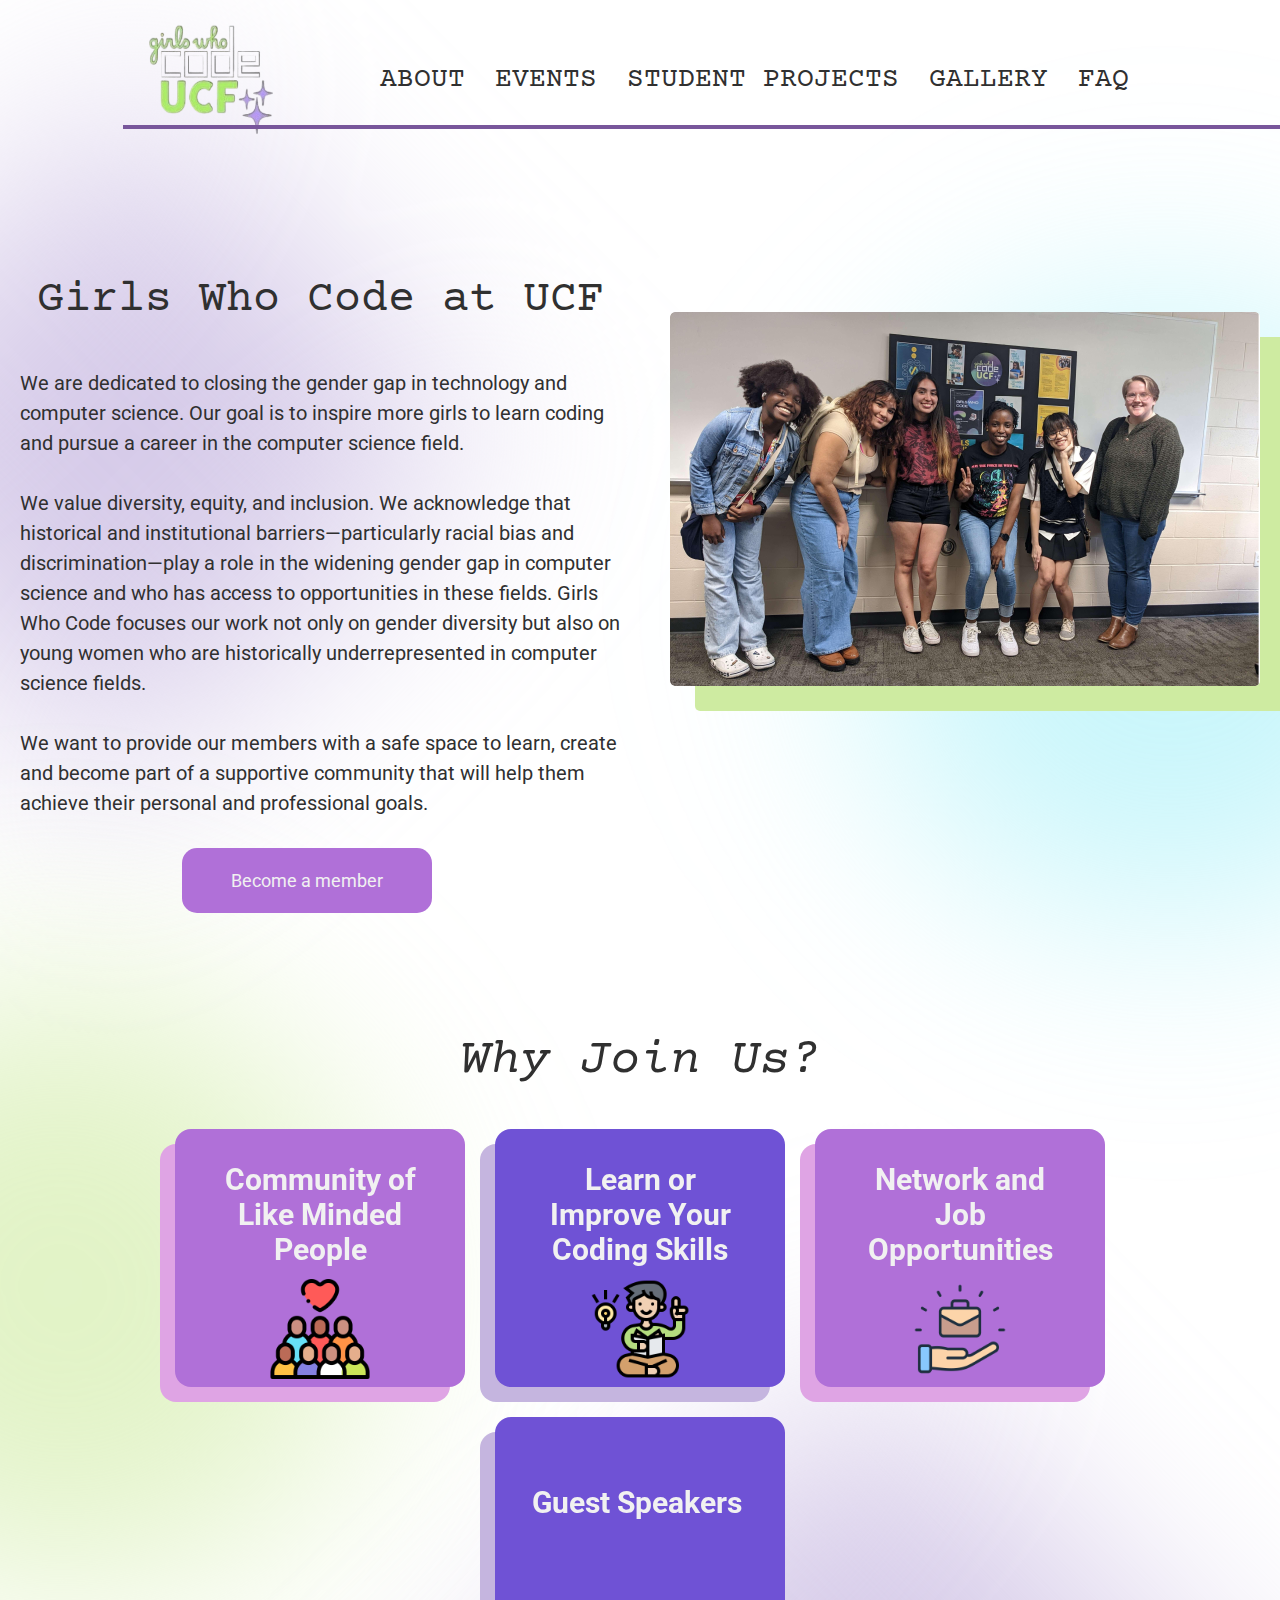
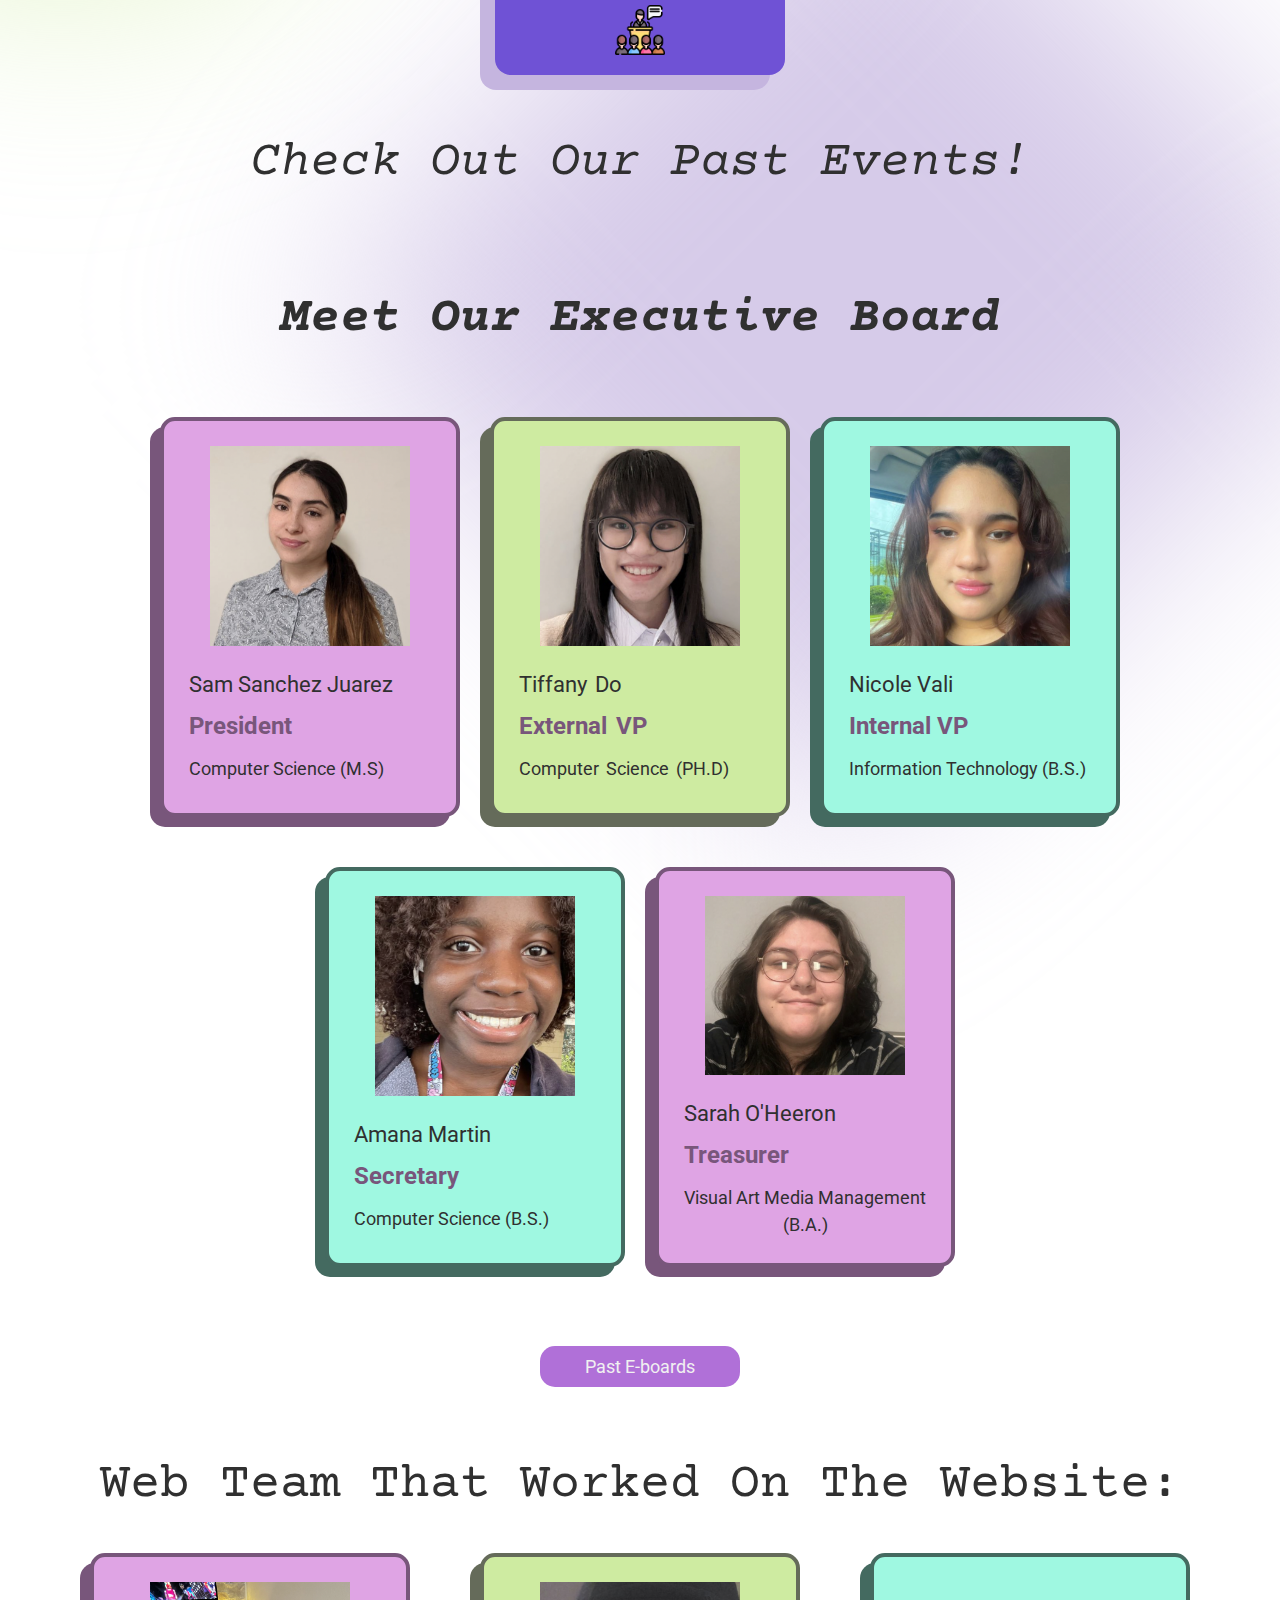
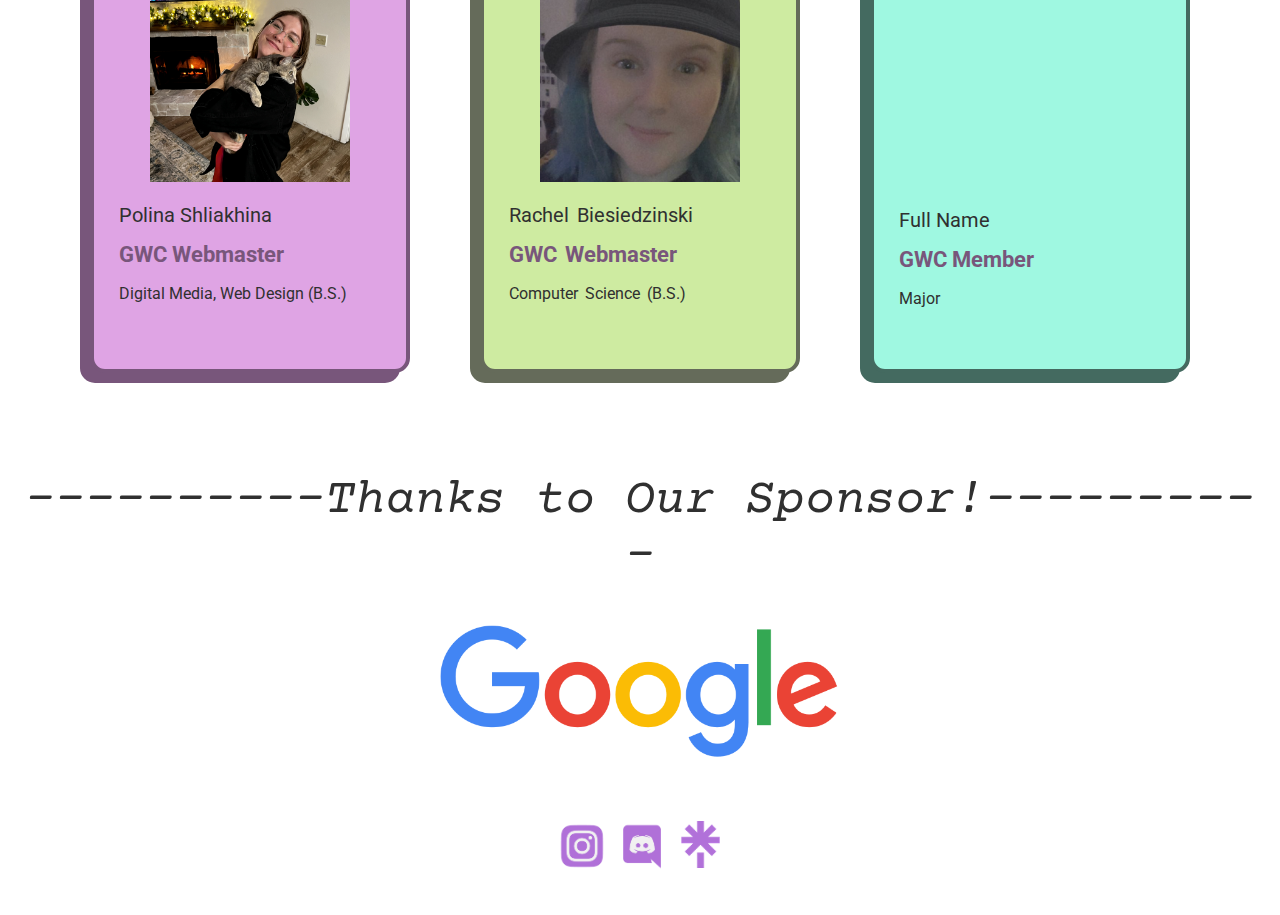
<file: index.html>
<!DOCTYPE html>
<html lang="en">
  <head>
    <meta charset="UTF-8" />
    <meta http-equiv="X-UA-Compatible" content="IE=edge" />
    <meta name="viewport" content="width=device-width, initial-scale=1.0" />
    <title>GWC Trial Website</title>
    <link rel="stylesheet" href="styles/index.css" />
  </head>
  <body>
    <!--NAVIGATION-->
    <header>
        <nav class = "navbar">
            <img src="images/gwc logo transparent.png" class="pic-logo">    
            <div class = "nav-links">
              <div id="about"><a href="index.html">ABOUT</a></div>
              <div id="event"><a href="events.html">EVENTS</a></div>
              <div id="student-project"><a href="student-project.html">STUDENT PROJECTS</a></div>
              <div id="gallery"><a href="gallery.html">GALLERY</a></div>
              <div id="contact"><a href="contact.html">FAQ</a></div>
            </div>
          </nav>
    </header>
    
    <!--GROUP 1 - INTRO & WHY JOIN US SECTION-->
    
    <!-- Circle Color Area -->

    <div>
      <div class="circle"></div>
      <div class="purpleTopLeft"></div>
      <div class="blueRight"></div>
      <div class="greenMiddle"></div>
      <div class="purpleBottomLeft"></div>
      <hr>
    </div>

    <!-- Girls Who Code at UCF description Section -->

    <div class="intro-section">
      <div class="intro">
        <h1>Girls Who Code at UCF</h1>
        <div class="intro-content">
          <p id="paragraph"> We are dedicated to closing the gender gap in technology and computer science. 
            Our goal is to inspire more girls to learn coding and pursue a career in the 
            computer science field. <br><br>
            We value diversity, equity, and inclusion. We acknowledge that historical and 
            institutional barriers—particularly racial bias and discrimination—play a role 
            in the widening gender gap in computer science and who has access to opportunities 
            in these fields. Girls Who Code focuses our work not only on gender diversity 
            but also on young women who are historically underrepresented in computer science 
            fields. <br> <br>
            We want to provide our members with a safe space to learn, create and 
            become part of a supportive community that will help them achieve their personal 
            and professional goals.</p>
        </div>
        <div class="member-button">
          <a href="how_to_join.html"><button>Become a member</button></a>
        </div>
      </div>
      
      <div class="intro-image">
        <img src="images/Group Picture.jpg" id="group-pic">
      </div>
    </div>

    <!-- Why Join Us Section -->
    <div class="why-join-section">
      <h2 id="WhyJoinUs">Why Join Us?</h2>
      <div class="checkbox">
        <div class="box1">
          <h3 class="join-us-text">Community of Like Minded People</h3>
          <img src="images/community.png" width="100px" height="100px" alt="" />
        </div>
        <div class="box2">
          <h3 class="join-us-text">Learn or Improve Your Coding Skills</h3>
          <img src="images/study.png" width="100px" height="100px" alt="" />
        </div>
        <div class="box3">
          <h3 class="join-us-text">Network and Job Opportunities</h3>
          <img src="images/job-offer.png" width="100px" height="100px" alt="" />
        </div>
        <div class="box4">
          <h3 class="join-us-text">Guest Speakers</h3>
          <img src="images/conference.png" width="50px" height="50px" alt="" />
        </div>
      </div>
    </div>

    <!--GROUP 2 - PAST EVENTS & EXECUTIVE BOARD-->

    <div class="events">
      <h1>Check Out Our Past Events!</h1>
        <body>
          <behold-widget feed-id="Xjhq55oR1hbuanp9zSrn"></behold-widget>
          <script>
            if ('noModule' in HTMLScriptElement.prototype) {
              const d=document,s=d.createElement('script');s.type='module';
              s.src='https://w.behold.so/widget.js';d.body.appendChild(s);
            }
          </script>
        </body>
    </div>

    <div class="board">
      <h1><strong>Meet Our Executive Board</strong></h1>
      <div class="board-container">
        <div class="card-row">
          <div class="b-member one">
            <img src="images/samantha-president.jpg" alt="" />
            <p class="name">Sam Sanchez Juarez</p>
            <p class="position">President</p>
            <p class="major">Computer Science (M.S)</p>
          </div>

          <div class="b-member two">
            <img src="images/tiffany -exvp.jpg" alt="" />
            <p class="name">Tiffany Do</p>
            <p class="position">External VP</p>
            <p class="major">Computer Science (PH.D)</p>
          </div>

          <div class="b-member three">
            <img src="images/nicole-invp.jpg" alt="" />
            <p class="name">Nicole Vali</p>
            <p class="position">Internal VP</p>
            <p class="major">Information Technology (B.S.)</p>
          </div>

          <div class="b-member four">
            <img src="images/amana-secretary.jpg" alt="" />
            <p class="name">Amana Martin</p>
            <p class="position">Secretary</p>
            <p class="major">Computer Science (B.S.)</p>
          </div>

          <div class="b-member five">
            <img src="images/sarah-treasurer.jpg" alt="" />
            <p class="name">Sarah O'Heeron</p>
            <p class="position">Treasurer</p>
            <p class="major">Visual Art Media Management (B.A.)</p>
          </div>
        </div>
      </div>
    </div>
    <div class="exec-position">
      <a href="exec_board.html" class="exec-button">Past E-boards</a>
    </div>
    

    <!--GROUP 3 - WEB TEAM & SOCIAL MEDIA-->

      <div class="webteam">
        <h1>Web Team That Worked On The Website:</h1>
        <div class="webteam-container">
          <div class="web-member one">
              <img src="images/polina-web.jpg" class="pics" alt="Polina" width="358px">
              <p class="name">Polina Shliakhina</p>
              <p class="position">GWC Webmaster</p>
              <p class="major">Digital Media, Web Design (B.S.)</p>
          </div>

          <div class="web-member two">
              <img src="images/rachel-web.jpg" class="pics" alt="Rachel" width="358px">
              <p class="name">Rachel Biesiedzinski</p>
              <p class="position">GWC Webmaster</p>
              <p class="major">Computer Science (B.S.)</p>
          </div>

          <div class="web-member three">
              <div class="pics" style="width: 200px; height: 200px; background-color: transparent; margin-bottom: 25px;"></div>
              <p class="name">Full Name</p>
              <p class="position">GWC Member</p>
              <p class="major">Major</p>
          </div>
        </div>
      </div>
        <!--div for each card with picture, name, & major
        buttons for social media, picture for icon
        buttons for arrows on left & right-->
        

        <!-- Thanks to Our Sponsors Section -->
        <div class="sponsor-container">
            <h1>----------Thanks to Our Sponsor!----------</h1>
            <img src="images/google.png" alt="Google Logo" class="sponsor-image">
        </div>
        <div class="footer-container"> <!--will also be flex container for ease of positioning the icons-->
          <!--instagram icon -->
              <div class="instagram-icon">
                  <a href="https://www.instagram.com/girlswhocodeucf/" target="_blank"> <img src="images/instagram-icon.png" alt="Instagram Icon PNG" style="width:50px;height:50px" class="center"></a>
              </div>
          <!-- discord icon -->
              <div class="discord-icon">
                  <a href="https://discord.com/invite/ebKK2pqSBh" target="_blank"><img src="images/discord-icon.png" alt="Discord Icon PNG" style="width:50px;height:50px" class="center"></a>
              </div>
          <!-- linktree icon -->
              <div class="linktree-icon">
                <a href="https://linktr.ee/gwc_ucf?fbclid=PAAabXooP5Cczbf_6LBpK999zUHaAFKO2Fv8Am3MUXUaJaMg7lQDRTM44y5AU_aem_AcaqiPFpMnGC9ScAgMSp8xEcUL3I8W8yjhD6_LOi813CX09lqdPAoy-66CSAD2VYLD4" target="_blank">
                <img src="images/linktree-icon.png" alt="Linktree Icon PNG" style="width:47px;height:47px" class="center"> </a>
              </div>
          </div>
  </body>
</html>
</file>
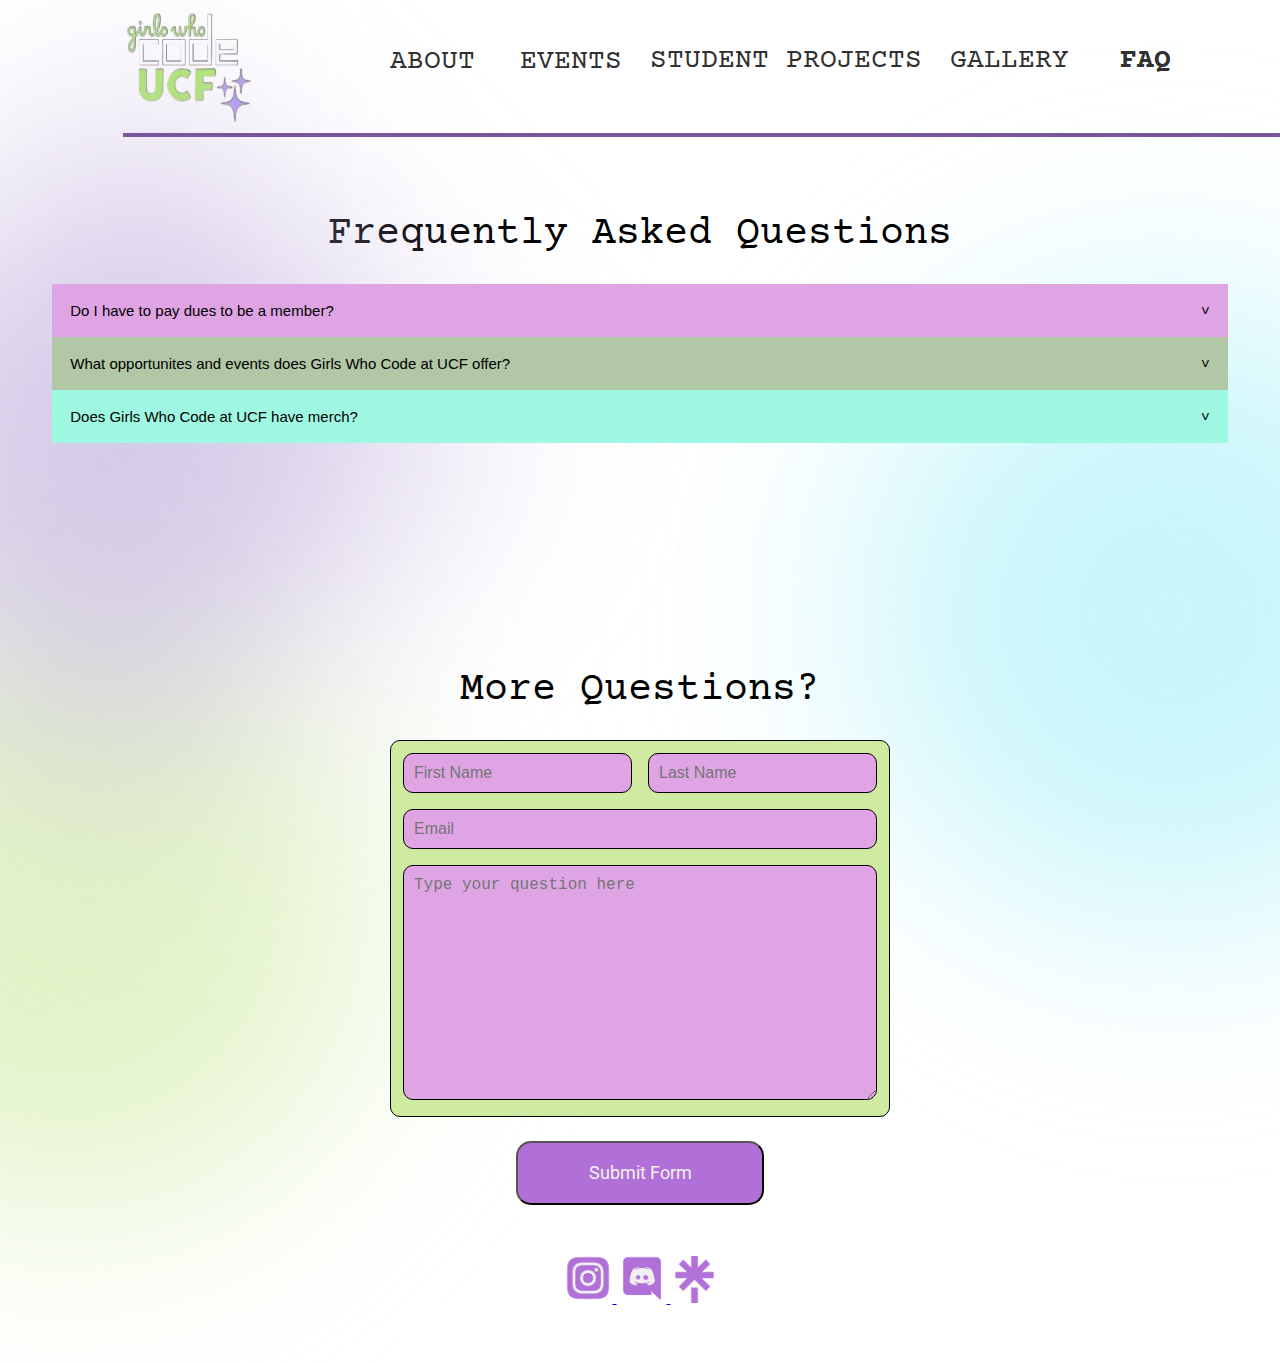
<file: contact.html>
<!DOCTYPE html>
<html lang="en">
  <head>
    <meta charset="UTF-8" />
    <meta http-equiv="X-UA-Compatible" content="IE=edge" />
    <meta name="viewport" content="width=device-width, initial-scale=1.0" />
    <title>GWC Trial Website</title>
    <link rel="stylesheet" href="styles/contact.css" />
  </head>
  <body>
    <!--NAVIGATION-->
    <nav>
      <div id="smallScreenNav">
        <img src="images/GWC Logo.jpg" class="pic-logo" />
        <label for="menu-toggle" class="menu-icon">☰</label>
      </div>
      <input type="checkbox" id="menu-toggle" class="menu-toggle" />

      <div id="menuWrapper">
        <div id="menu">
          <div id="about"><a href="index.html">ABOUT</a></div>
          <div id="event"><a href="events.html">EVENTS</a></div>
          <div id="student-project">
            <a href="student-project.html">STUDENT PROJECTS</a>
          </div>
          <div id="gallery"><a href="gallery.html">GALLERY</a></div>
          <div id="contact"><a href="contact.html">FAQ</a></div>
        </div>
      </div>
    </nav>

    <!-- Circle Color Area -->
    <div>
      <div class="circle"></div>
      <div class="purpleTopLeft"></div>
      <div class="blueRight"></div>
      <div class="greenMiddle"></div>
      <div class="purpleBottomLeft"></div>
      <hr>
    </div>

     <!--Frequently Asked Questions-->
    <h1 class="label">Frequently Asked Questions</h1>
    
    <div class="FAQContainer">
      <button class="collapsible" id="questionOne">Do I have to pay dues to be a member?</button>
      <div class="content" id="oneBackground">
        <p><b>No dues! </b>As long as you <a href="how_to_join.html" style="color:#915b95">join our GWC college loop</a>, you are officially a member and can attend
        every event.</p>
      </div>
      <button class="collapsible" id="questionTwo">What opportunites and events does Girls Who Code at UCF offer?</button>
      <div class="content" id="twoBackground">
        <p>
          We host an introductory social at the beginning of each semester so that members can learn about the board and 
          meet one another. Throughout the course of the semester we hold group socials, presentations held by guest speakers, 
          beginner-friendly workshops, semester-length projects, and tutoring sessions.
        </p> 
      </div>
      <button class="collapsible" id="questionThree">Does Girls Who Code at UCF have merch?</button>
      <div class="content" id="threeBackground">
        <p><b>Yes! </b>We sell member-designed shirts every semester. This semester, we started selling slime and phone charms
        as well.</p> 
      </div>
    </div>

    <script>
      var coll = document.getElementsByClassName("collapsible");
      var i;
      
      for (i = 0; i < coll.length; i++) {
        coll[i].addEventListener("click", function() {
          this.classList.toggle("active");
          var content = this.nextElementSibling;
          if (content.style.maxHeight){
            content.style.maxHeight = null;
          } else {
            content.style.maxHeight = content.scrollHeight + "px";
          }
        });
      }
      </script>
    <!--Contact-->
    <h1 class="label question-title">More Questions?</h1>

    <div class="formContainer">
      <div class="form">
        <form
          id="contact-form"
          action="https://docs.google.com/forms/d/e/1FAIpQLSf47kchTxV_FpCwMTqnSD1fFsJSA33CTZiH_j0tE2dVHUfl-Q/formResponse"
        >
          <div id="name">
            <input
              type="text"
              name="entry.405876107"
              placeholder="First Name"
              class="name-input"
            />
            <input
              type="text"
              name="entry.1051631920"
              placeholder="Last Name"
              class="name-input"
            />
          </div>
          <!-- <br /> -->
          <input
            type="text"
            name="entry.612192661"
            placeholder="Email"
            class="email-input"
            rows="5"
            cols="30"
          /><br />
          <textarea
            name="entry.662519559"
            placeholder="Type your question here"
            class="question-input"
          ></textarea>
          <br />
        </form>
      </div>
      <button id="contact-submit" type="submit" form="contact-form">
        Submit Form
      </button>
    </div>
    <!-- Footer Social Media Icons -->
    <footer>
      <p>
        <a href="https://www.instagram.com/girlswhocodeucf/" target="_blank">
          <img
            src="images/instagram-icon.png"
            alt="Insta icon"
            style="width: 50px; height: 50px"
            class="center"
          />
        </a>

        <a href="https://discord.com/invite/9k8qtP7teX" target="_blank">
          <img
            src="images/discord-icon.png"
            alt="Discord icon"
            style="width: 50px; height: 50px"
            class="center"
          />
        </a>

        <a
          href="https://linktr.ee/gwc_ucf?fbclid=PAAabXooP5Cczbf_6LBpK999zUHaAFKO2Fv8Am3MUXUaJaMg7lQDRTM44y5AU_aem_AcaqiPFpMnGC9ScAgMSp8xEcUL3I8W8yjhD6_LOi813CX09lqdPAoy-66CSAD2VYLD4"
          target="_blank"
        >
          <img
            src="images/linktree-icon.png"
            alt="Linktree icon"
            style="width: 47px; height: 47px"
            class="center"
          />
        </a>
      </p>
    </footer>
  </body>
</html>
</file>
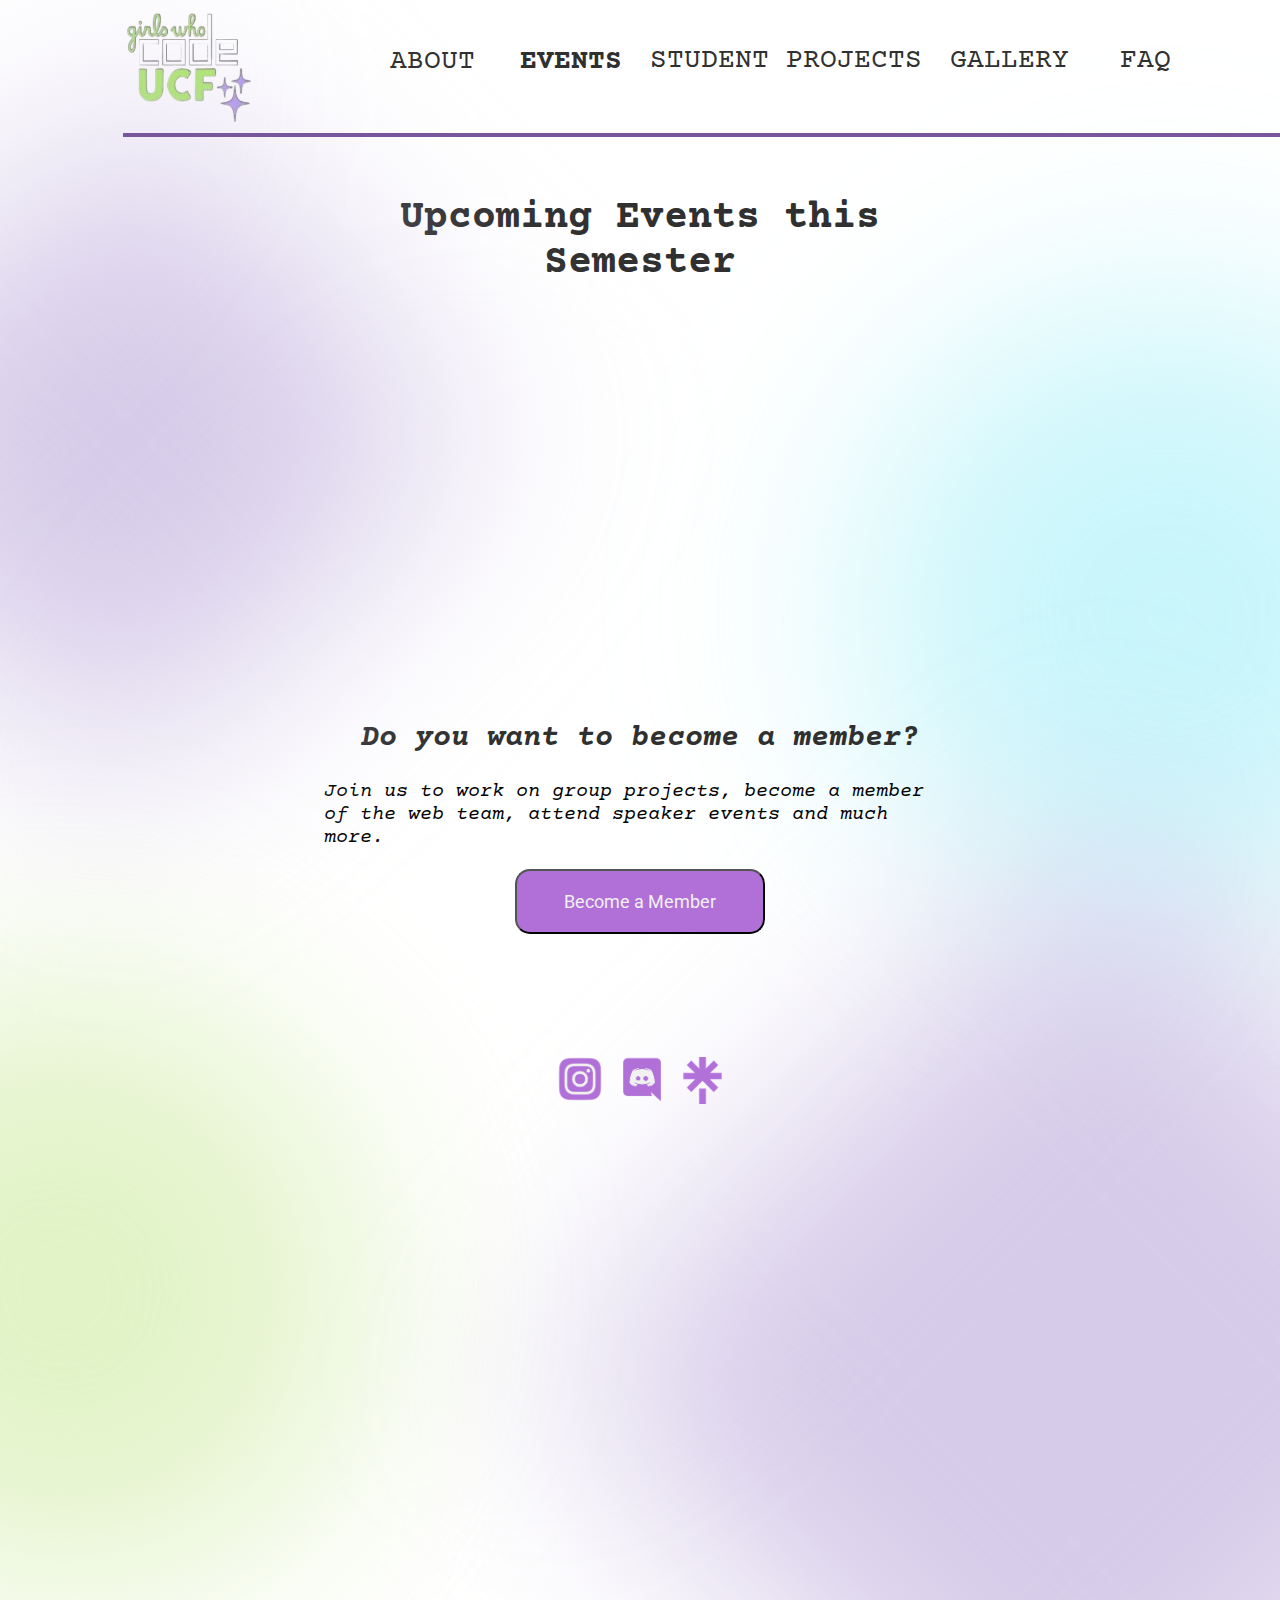
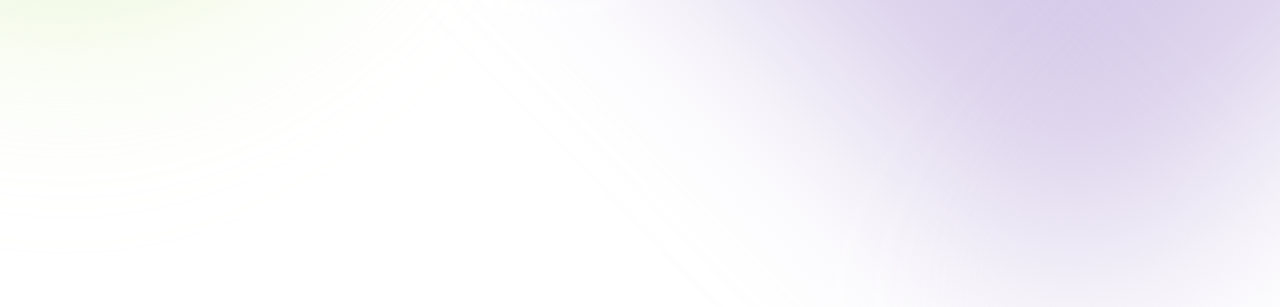
<file: events.html>
<!DOCTYPE html>
<html lang="en">
  <head>
    <meta charset="UTF-8" />
    <meta http-equiv="X-UA-Compatible" content="IE=edge" />
    <meta name="viewport" content="width=device-width, initial-scale=1.0" />
    <title>GWC Trial Website</title>
    <link rel="stylesheet" href="styles/events.css" />
  </head>
  <body>

    <!--NAVIGATION-->
    <nav>
      <img src="images/GWC Logo.jpg" class="pic-logo">    
      <div>
        <div id="about"><a href="index.html">ABOUT</a></div>
        <div id="event"><a href="events.html">EVENTS</a></div>
        <div id="student-project"><a href="student-project.html">STUDENT PROJECTS</a></div>
        <div id="gallery"><a href="gallery.html">GALLERY</a></div>
        <div id="contact"><a href="contact.html">FAQ</a></div>
      </div>
    </nav>

     <!-- Circle Color Area -->

    <div>
      <div class="circle"></div>
      <div class="purpleTopLeft"></div>
      <div class="blueRight"></div>
      <div class="greenMiddle"></div>
      <div class="purpleBottomLeft"></div>
      <hr>
    </div>
    
    <!--UPCOMING EVENTS-->
    <h1>Upcoming Events this Semester</h1>
    <div class="posts" align="center">
        <body>
          <div class="tagembed-widget" style="width:85%;height:85%" data-widget-id="2152542" data-tags="false"  view-url="https://widget.tagembed.com/2152542"></div><script src="https://widget.tagembed.com/embed.min.js" type="text/javascript"></script>
        </body>
    </div>

    <iframe src="https://embed.styledcalendar.com/#vkeEDLrSvixWMvuAlYxn" title="Styled Calendar" class="styled-calendar-container" style="width: 100%; border: none;" data-cy="calendar-embed-iframe"></iframe>
<script async type="module" src="https://embed.styledcalendar.com/assets/parent-window.js"></script>

    <!--Become a member-->
    <div class="becomeMember">
      <h2>Do you want to become a member?</h2>
      <p>Join us to work on group projects, become a member of the web team, attend speaker events and much more.</p>

      <div align = "center">
        <button><a href="how_to_join.html">Become a Member</a></button>
      </div>
    </div>

    <!-- Footer Social Media Icons -->
    <footer>
      <p>
        <a href="https://www.instagram.com/girlswhocodeucf/" target="_blank">
          <img src="images/instagram-icon.png" alt="Insta icon" style="width:50px;height:50px" class="center">
        </a> 

        <a href="https://discord.com/invite/9k8qtP7teX" target="_blank">
          <img src="images/discord-icon.png" alt="Discord icon" style="width:50px;height:50px" class="center">
        </a> 
      
        <a href="https://linktr.ee/gwc_ucf?fbclid=PAAabXooP5Cczbf_6LBpK999zUHaAFKO2Fv8Am3MUXUaJaMg7lQDRTM44y5AU_aem_AcaqiPFpMnGC9ScAgMSp8xEcUL3I8W8yjhD6_LOi813CX09lqdPAoy-66CSAD2VYLD4" target="_blank">
          <img src="images/linktree-icon.png" alt="Linktree icon" style="width:47px;height:47px" class="center">
        </a>
      </p>
    </footer>

  </body>
</html>
</file>
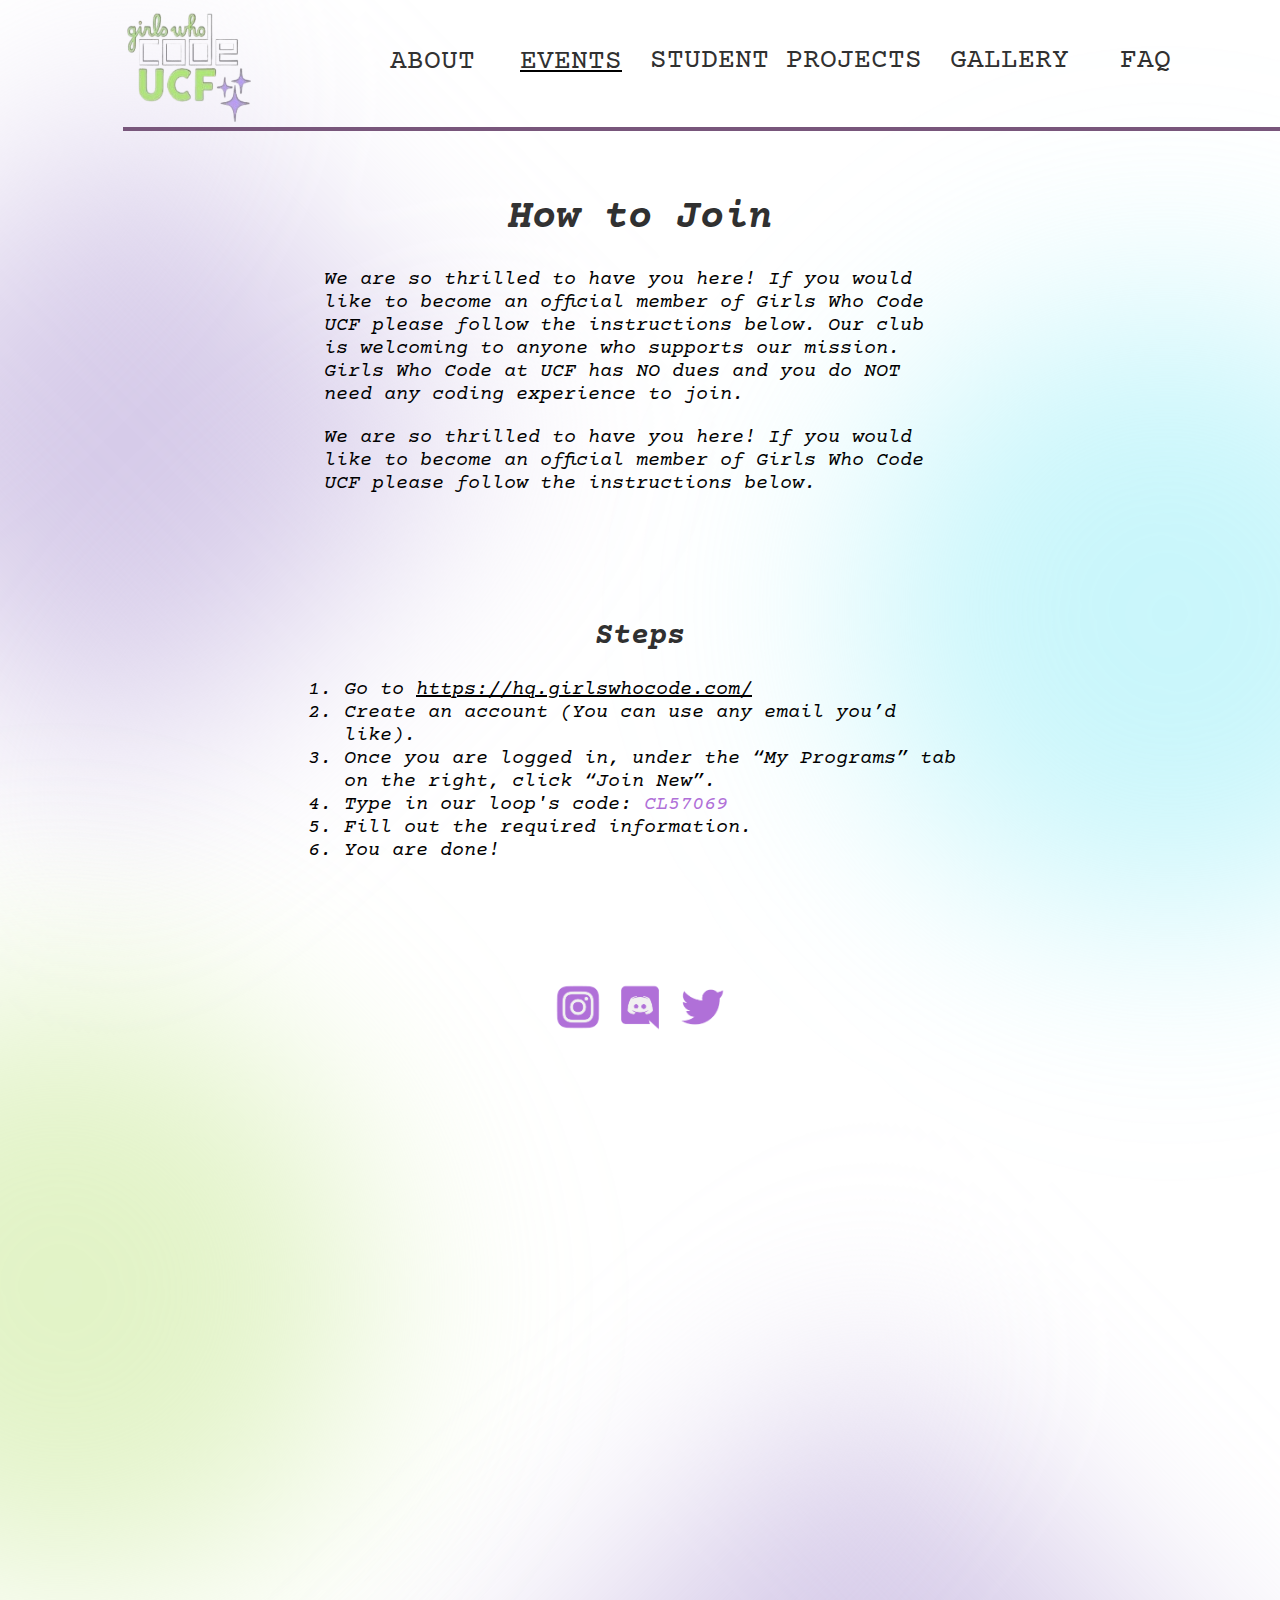
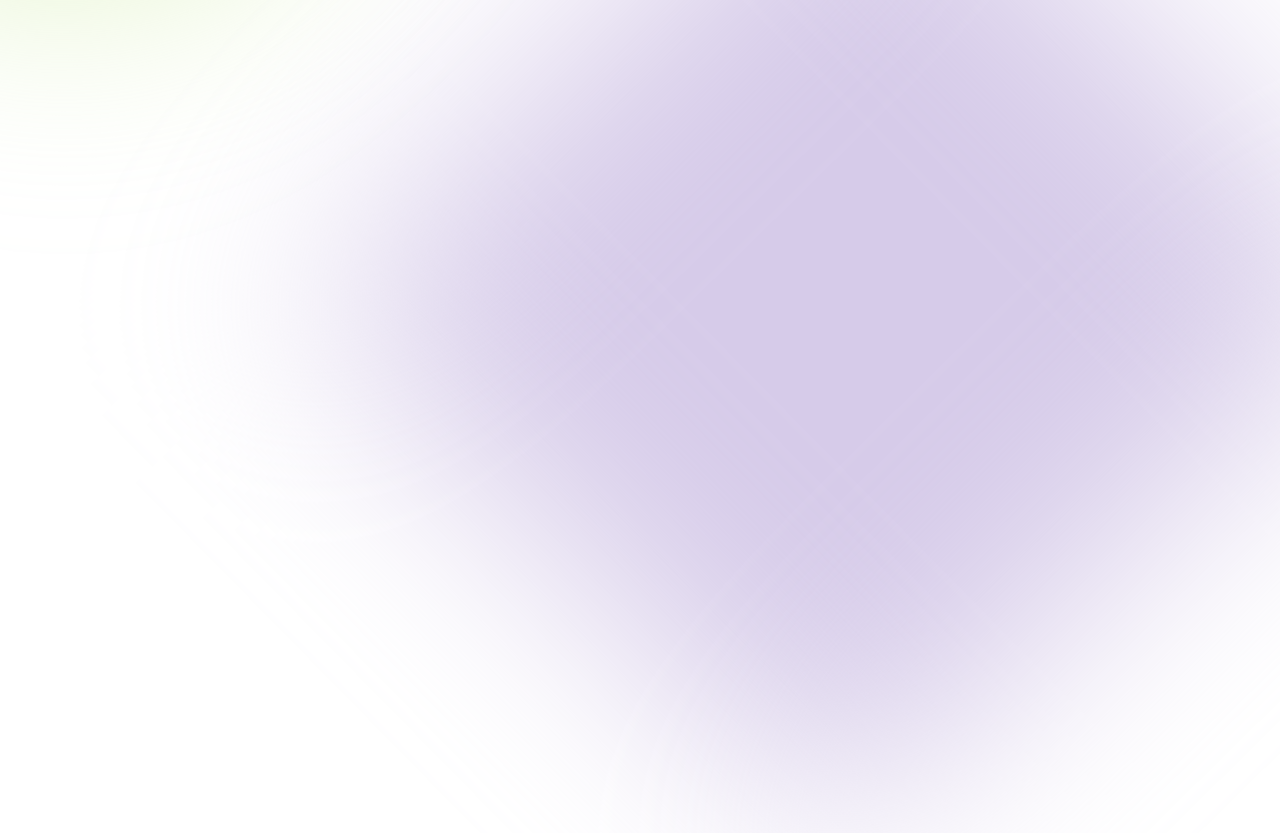
<file: how_to_join.html>
<!DOCTYPE html>
<html lang="en">
  <head>
    <meta charset="UTF-8" />
    <meta http-equiv="X-UA-Compatible" content="IE=edge" />
    <meta name="viewport" content="width=device-width, initial-scale=1.0" />
    <title>GWC Trial Website</title>
    <link rel="stylesheet" href="styles/how_to_join.css" />
  </head>
  <body>

    <!--NAVIGATION-->
    <nav>
      <img src="images/GWC Logo.jpg" class="pic-logo">    
      <div>
        <div id="about"><a href="index.html">ABOUT</a></div>
        <div id="event"><a href="events.html">EVENTS</a></div>
        <div id="student-project"><a href="student-project.html">STUDENT PROJECTS</a></div>
        <div id="gallery"><a href="gallery.html">GALLERY</a></div>
        <div id="contact"><a href="contact.html">FAQ</a></div>
      </div>
    </nav>

     <!-- Circle Color Area -->

    <div>
      <div class="circle"></div>
      <div class="purpleTopLeft"></div>
      <div class="blueRight"></div>
      <div class="greenMiddle"></div>
      <div class="purpleBottomLeft"></div>
      <hr>
    </div>

    <!-- How to Join -->

    <h1>How to Join</h1>
    <p>We are so thrilled to have you here! If you would like to become an official member of Girls Who Code UCF please follow the instructions below. 
    Our club is welcoming to anyone who supports our mission. Girls Who Code at UCF has NO dues and you do NOT need any coding experience to join.
    </p>

    <p>We are so thrilled to have you here! If you would like to become an official member of Girls Who Code UCF please
      follow the instructions below.
    </p>


    <h2>Steps</h2>
    <ol>
       <li>Go to <a href="https://hq.girlswhocode.com/" target="_blank">https://hq.girlswhocode.com/</a></li>
       <li>Create an account (You can use any email you’d like).</li>
       <li>Once you are logged in, under the “My Programs” tab on the right, click “Join New”.</li>
       <li>Type in our loop's code: <span style="color:#B070D8;">CL57069</span></li>
       <li>Fill out the required information.</li>
       <li>You are done!</li>
    </ol>

    <footer>
      <p>
        <a href="https://www.instagram.com/girlswhocodeucf/" target="_blank">
          <img src="images/instagram-icon.png" alt="Insta icon" style="width:50px;height:50px" class="center">
        </a> 

        <a href="https://discord.com/invite/9k8qtP7teX" target="_blank">
          <img src="images/discord-icon.png" alt="Discord icon" style="width:50px;height:50px" class="center">
        </a> 
      
        <a href="">
          <img src="images/twitter-icon.png" alt="Twitter icon" style="width:50px;height:50px" class="center">
        </a>
      </p>
    </footer>

  </body>
</html>
</file>
<file: styles/index.css>
@import url('https://fonts.googleapis.com/css2?family=Roboto:wght@300;400&display=swap');
@import url('https://fonts.googleapis.com/css2?family=Courier+Prime&display=swap');
* {
    margin: 0;
    padding: 0;
    box-sizing: border-box;
  }
html, body {
    width: 100%;
    -webkit-text-size-adjust: 100%; 
}
body {
    max-width: 100vw;
}
img.GWCLogo{
	position: absolute;
	width: 139px;
	height: 133px;
	left: 125px;
	top:-5px;
 }
 
.navbar {
    display: flex ;
    align-items: center;
    justify-content: flex-start;
    padding: 20px 40px;
    background-color: transparent;
    position:relative;
}
/* Picture Logo */
.pic-logo {
    width: 140px;
    height: 120px;
    margin-left: 100px;
 }
.nav-links {
    margin-left:100px;
    display: flex;
    gap: 30px;
}
.nav-links a {
    text-decoration: none;
    color: #303030;
    font-family: 'Courier Prime', monospace;
    font-size: 28px;
    position: relative;
}

nav a {
    position: relative;
    text-decoration: none;
    color: #303030;
    font-family: 'Courier Prime', monospace;
    font-size: 28px;
 }
nav a::after {
    content: "";
    position: absolute;
    left: 0;
    bottom: -3px;
    width: 0%;
    height: 2px;
    background-color: #B070D8;
    transition: width 0.3s ease-in-out;
}

nav a:hover::after {
    width: 100%;
}

.circle {
   display: flex;
   gap: 2em;
   margin: 2em;
}

.purpleTopLeft {
   position: absolute;
   width: 509px;
   height: 484.87px;
   left: -130px;
   top: 200px;
   z-index: -1;
   background: rgba(197, 181, 223, 0.7);
   filter: blur(110px);
   transform: rotate(-44.52deg);
}

.blueRight {
   position: absolute;
   width: 618.75px;
   height: 626.52px;
   left: 860.38px;
   top: 300px;
   z-index: -1;
   background: rgba(147, 238, 248, 0.5);
   filter: blur(108.5px);
   transform: rotate(-44.52deg);
   border-radius: 50%;
}

.greenMiddle {
   position: absolute;
   width: 605.73px;
   height: 613.33px;
   left: -240px;
   top: 981.68px;
   z-index: -1;
   background: rgba(206, 235, 161, 0.6);
   filter: blur(108.5px);
   transform: rotate(-44.52deg);
   border-radius: 50%;
}

.purpleBottomLeft {
   position: absolute;
   width: 777.41px;
   height: 740.55px;
   left: 465px;
   top: 1526.06px;
   z-index: -1;
   background: rgba(197, 181, 223, 0.7);
   filter: blur(108.5px);
   transform: rotate(-44.52deg);                
}

hr {
    position: absolute;
    width: 1251px;
    height: 0px;
    left: 123px;
    top: 125px;
    border: 2px solid #78569B;
}

/* Girls Who Code at UCF description Section */

.intro-section {
   display: flex;
   justify-content: space-between;
   align-items: flex-start;
   max-width: 1400px;
   margin: 80px auto;
   padding: 0 20px;
   gap: 40px;
}

.intro {
   flex: 1;
   max-width: 600px;
   display: flex;
   flex-direction: column;
}

.intro h1 {
   position: relative;
   width: 100%;
   margin: 0 0 40px;
   font-family: 'Courier Prime', monospace;
   font-size: 45px;
   color: #303030;
}

.intro-content {
   position: relative;
}

#paragraph {
   position: relative;
   width: 100%;
   margin: 0 0 30px;
   font-family: 'Roboto', sans-serif;
   font-style: normal;
   font-weight: 400;
   font-size: 20px;
   line-height: 1.5;
   color: #303030;
}

.intro-image {
   flex: 1;
   max-width: 590px;
   margin-top: 40px;
}

#group-pic {
   width: 100%;
   height: auto;
   border-radius: 5px;
   filter: drop-shadow(25px 25px 0px #CEEBA1);
}

.member-button {
   margin-bottom: 40px;
   display: flex;
   justify-content: center;
   width: 100%;
   max-width: 573px;  /* Same as paragraph max-width */
}

button {
   border-radius: 15px;
   width: 250px;
   height: 65px;
   background: #B070D8;
   font-family: 'Roboto', sans-serif;
   font-size: 18px;
   color: #F1F1F1;
   cursor: pointer;
   border: none;
}

/* Why Join Us Section */
#WhyJoinUs {
    text-align: center;
    font-family: 'Courier Prime', monospace;
    font-style: italic;
    font-weight: 400;
    font-size: 50px;
    line-height: 56px;
    color: #303030;
    margin: 60px auto 40px;
    width: 100%;
    position: static;
    display: block;
    height: auto;
}

/* Add responsive styles */
@media screen and (max-width: 1200px) {
   .intro-section {
      flex-direction: column;
      align-items: center;
      margin-bottom: 40px;
   }

   .intro, .intro-image {
      max-width: 100%;
   }

   .intro {
      order: 1;
   }

   .intro-image {
      order: 2;
      margin-top: 0;
   }

   #group-pic {
      margin-top: 40px;
   }
}

@media screen and (max-width: 768px) {
   .intro-section {
      margin: 40px auto 20px;
      padding: 0 15px;
   }

   .intro h1 {
      font-size: 32px;
      margin: 0 0 30px;
   }

   #paragraph {
      font-size: 18px;
   }

   #WhyJoinUs {
      font-size: 40px;
      line-height: 46px;
      margin-bottom: 30px;
   }

   .checkbox {
      gap: 20px;
      padding: 0 10px;
   }

   .box1, .box2, .box3, .box4 {
      width: 100%;
      max-width: 290px;
   }
}

/* Group Picture Section */

button a{
    font-family: 'Roboto', sans-serif;
    font-size: 18px;
    color: #F1F1F1;
    text-decoration: none;
 }

.checkbox {
   display: flex;
   justify-content: center;
   flex-wrap: wrap;
   gap: 30px;
   padding: 0 20px;
   max-width: 1400px;
   margin: 0 auto;
   margin-bottom: 60px;
}

h3 {
   margin: 30px 30px;
   width: 216.14px;
   height: 70.22px;
   top: 990.86px;
   font-size: 22px;
   line-height: 29px;
   display: flex;
   align-items: center;
   text-align: center;
   color: #ffffff;
}

.join-us-text{
    color: #F1F1F1;
}

.join-subtext{
    color: #F1F1F1;
    margin: 15px 15px;
    font-size: 20px;
    padding: 1px 20px;
}

.box1, .box2, .box3, .box4 {
   position: relative;
   width: 290px;
   height: 258px;
   background: #B070D8;
   border-radius: 16px;
   display: flex;
   flex-direction: column;
   align-items: center;
   justify-content: space-between;
   padding: 20px;
}

.box2, .box4 {
   background: #6F52D5;
}

.box1 {
   filter: drop-shadow(-15px 15px 0px #DFA4E4);
}

.box2 {
   filter: drop-shadow(-15px 15px 0px #C5B5DF);
}

.box3 {
   filter: drop-shadow(-15px 15px 0px #DFA4E4);
}

.box4 {
   filter: drop-shadow(-15px 15px 0px #C5B5DF);
}

.two {
   padding: 1px 20px;
   font-family: 'Roboto', sans-serif;
   font-size: 19px;
   line-height: 23px;
   word-spacing: 3px;   
   color: #f1f1f1;
}

/* Events & Exec Board */

/* Past Events */
.events h1 {
    font-family: 'Courier Prime', monospace;
    font-style: italic;
    font-weight: 400;
    text-align: center;
    margin-top: 60px;
    margin-bottom: 40px;
}

.scrolling-events {
    display: flex;
    flex-wrap: nowrap;
    overflow-x: auto;
}

.event {
    flex: 0 0 auto;
}

#event-1 {
    box-shadow: 10px 10px #dfa4e4;
}

#event-2 {
    box-shadow: 10px 10px #B1C7A5;
}

#event-3 {
    box-shadow: 10px 10px #6F52D5;
}

.event img {
    width: 412px;
    height: 412px;
    border-radius: 20px;
    margin: 12px;
}

/** Executive Board**/
.board {
    width: 100%;
    padding: 40px;
    margin: 60px 0 5px 0px;
    text-align: center;
    overflow: visible;
}

.board h1 {
    font-family: 'Courier Prime', monospace;
    font-style: italic;
    font-weight: 400;
    text-align: center;
    margin-bottom: 40px;
}

.board-container {
    width: 100%;
    max-width: 1600px;
    margin: 0 auto;
    padding: 0;
}

.card-row {
    display: flex;
    flex-direction: row;
    flex-wrap: wrap;
    justify-content: center;
    gap: 30px;
    padding: 20px 40px;
    width: 100%;
}

.b-member {
    flex: 0 0 300px;
    width: 300px;
    height: 400px;
    border-radius: 15px;
    padding: 25px;
    display: flex;
    flex-direction: column;
    align-items: center;
    margin: 10px 0;
}

.b-member img {
    width: 200px;
    height: 200px;
    object-fit: cover;
    margin-bottom: 25px;
}

.name {
    color: #303030;
    font-family: 'Roboto', sans-serif;
    font-size: 22px;
    margin-bottom: 15px;
    width: 100%;
    text-align: center;
}

.position {
    color: #78567B;
    font-family: 'Roboto', sans-serif;
    font-weight: bold;
    font-size: 24px;
    margin-bottom: 15px;
    width: 100%;
    text-align: center;
}

.major {
    color: #303030;
    font-family: 'Roboto', sans-serif;
    font-size: 18px;
    width: 100%;
    text-align: center;
}
.exec-button{
    border: none;
    padding: 10px 20px;
    text-align: center;
    text-decoration: none;
    margin: 4px 2px;
    cursor: pointer;
    border-radius: 15px;
    background: #B070D8;
    font-family: 'Roboto', sans-serif;
    font-size: 18px;
    color: #F1F1F1;
    width: 200px;
    margin-bottom: 20px;
}

.exec-position{
    display: flex;
    align-items: center;
    justify-content: center;
    
}

/* Board member card styles */
.b-member.one {
    border: 4px solid #78567b;
    background-color: #DFA4E4;
    box-shadow: -10px 10px #78567b;
}

.b-member.two {
    border: 4px solid #656B5A;
    background-color: #CEEBA1;
    box-shadow: -10px 10px #656B5A;
}

.b-member.three {
    border: 4px solid #446A60;
    background-color: #9FF8E1;
    box-shadow: -10px 10px #446A60;
}

.b-member.four {
    border: 4px solid #446A60;
    background-color: #9FF8E1;
    box-shadow: -10px 10px #446A60;
}

.b-member.five {
    border: 4px solid #78567b;
    background-color: #DFA4E4;
    box-shadow: -10px 10px #78567b;
}

/* Section Title */
h1 {
    font-family: 'Courier Prime';
    font-weight: 400;
    font-size: 50px;
    line-height: 56px;
    text-align: center;
    color: #303030;
}

/* Add italic style back to other h1s that need it */
.events h1, .board h1, #WhyJoinUs {
    font-style: italic;
}

/*Names*/
h2{font-family: 'Roboto';
    font-style: normal;
    font-weight: 400;
    font-size: 28px;
    line-height: 33px;
    display: flex;
    align-items: center;
    color: #303030;
}

/*Roles*/
h3{font-family: 'Roboto';
    font-style: normal;
    font-weight: 700;
    font-size: 30px;
    line-height: 35px;
    display: flex;
    align-items: center;
    color: #656B5A;
}

/*Majors*/
p{font-family: 'Roboto';
    font-style: normal;
    font-weight: 400;
    font-size: 15px;
    line-height: 27px;
    display: flex;
    align-items: center;
    color: #303030;
}

.pics{width: 300px;
    height: 300px;
    overflow: hidden;
    object-fit: cover;}
.webteam {
            text-align: center;
            margin: 50px 0;
        }
.Card1{box-sizing:border-box;
    /*position: absolute;*/
    width: 401px;
    height: 521px;
    box-sizing:border-box;
    display: inline-block;
    width: 320.8px;
    height: 416.8px;
    border-radius: 15px;
    padding: 2%;
    margin: 10px;
    /*left: 98px;
    top: 3538px; */
    background: #CEEBA1;
    border: 4px solid #656B5A;

    /*margin: 20px;
    max-width: 421px;
    max-height: 500px;*/
   
}

.Card2{box-sizing: border-box;
    /*position: absolute;*/
    width: 401px;
    height: 521px;
    /*left: 545px;
    top: 3538px;*/
    background: #9FF8E1;
    border: 4px solid #446A60;
    border-radius: 15px;
    margin: 20px;
    max-width: 421px;
    max-height: 500px;
    display: inline-block;
}

.Card3 {
    box-sizing: border-box;
    width: 401px;
    height: 521px;
    background: #DFA4E4;
    border: 4px solid #78567B;
    border-radius: 15px;
    margin: 20px;
    max-width: 421px;
    max-height: 500px;
    display: inline-block;
}

.webteam {
    text-align: center;
    margin: 50px 0;
}

.webteam-container {
    display: flex;
    justify-content: center;
    flex-wrap: wrap;
    gap: 30px;
    padding: 20px;
    max-width: 1400px;
    margin: 0 auto;
}

/* Web Team Section */
.web-member {
    width: 320px;
    height: 420px;
    border-radius: 15px;
    padding: 25px;
    display: flex;
    flex-direction: column;
    align-items: center;
    margin: 20px;
}

.web-member img {
    width: 200px;
    height: 200px;
    object-fit: cover;
    margin-bottom: 20px;
}

.web-member .name {
    color: #303030;
    font-family: 'Roboto', sans-serif;
    font-size: 20px;
    margin-bottom: 12px;
    width: 100%;
    text-align: center;
    word-wrap: break-word;
}

.web-member .position {
    color: #78567B;
    font-family: 'Roboto', sans-serif;
    font-weight: bold;
    font-size: 22px;
    margin-bottom: 12px;
    width: 100%;
    text-align: center;
    word-wrap: break-word;
}

.web-member .major {
    color: #303030;
    font-family: 'Roboto', sans-serif;
    font-size: 16px;
    width: 100%;
    text-align: center;
    word-wrap: break-word;
}

.web-member.one {
    border: 4px solid #78567b;
    background-color: #DFA4E4;
    box-shadow: -10px 10px #78567b;
}

.web-member.two {
    border: 4px solid #656B5A;
    background-color: #CEEBA1;
    box-shadow: -10px 10px #656B5A;
}

.web-member.three {
    border: 4px solid #446A60;
    background-color: #9FF8E1;
    box-shadow: -10px 10px #446A60;
}

.webteam {
    text-align: center;
    margin: 50px 0;
}

.webteam-container {
    display: flex;
    justify-content: center;
    flex-wrap: wrap;
    gap: 30px;
    padding: 20px;
    max-width: 1400px;
    margin: 0 auto;
}

/* Sponsor Section */
.sponsor-container {
    width: 100%;
    max-width: 1400px;
    margin: 60px auto;
    padding: 0 20px;
    text-align: center;
}

.sponsor-container h1 {
    font-family: 'Courier Prime', monospace;
    font-style: italic;
    font-weight: 400;
    font-size: 50px;
    line-height: 56px;
    color: #303030;
    margin-bottom: 40px;
}

.sponsor-image {
    width: 400px;
    height: auto;
    display: block;
    margin: 0 auto;
}

@media screen and (max-width: 768px) {
    .sponsor-container h1 {
        font-size: 40px;
        line-height: 46px;
    }
}

/* Footer Section */
.footer-container {
    display: flex;
    flex-direction: row;
    justify-content: center;
    gap: 10px;
    margin: 40px 0;
}

footer a {
    text-decoration: none;
    color: #303030;
    font-family: 'Courier Prime', monospace;
}

/*background
arrows
boxes around each person's card*/

.board-container::-webkit-scrollbar {
    display: none;
}

.board-container {
    -ms-overflow-style: none;
    scrollbar-width: none;
}

@media screen and (max-width: 1600px) {
    .card-row {
        padding: 20px;
    }
}

@media screen and (max-width: 768px) {
    .b-member {
        flex: 0 0 100%;
        max-width: 300px;
        margin: 10px auto;
    }
}

/* Card Styles */
.Card1 {
    box-sizing: border-box;
    width: 320.8px;
    height: 416.8px;
    border-radius: 15px;
    padding: 2%;
    margin: 10px;
    background: #CEEBA1;
    border: 4px solid #656B5A;
}

.Card2 {
    box-sizing: border-box;
    width: 401px;
    height: 521px;
    background: #9FF8E1;
    border: 4px solid #446A60;
    border-radius: 15px;
    margin: 20px;
    max-width: 421px;
    max-height: 500px;
    display: inline-block;
}

.Card3 {
    box-sizing: border-box;
    width: 401px;
    height: 521px;
    background: #DFA4E4;
    border: 4px solid #78567B;
    border-radius: 15px;
    margin: 20px;
    max-width: 421px;
    max-height: 500px;
    display: inline-block;
}
</file>
<file: styles/contact.css>
@import url('https://fonts.googleapis.com/css2?family=Roboto:wght@300;400&display=swap');
@import url('https://fonts.googleapis.com/css2?family=Courier+Prime&display=swap');

img.GWCLogo {
  position: absolute;
  width: 139px;
  height: 133px;
  left: 125px;
  top: -5px;
}

.about {
  width: 130px;
  height: 77px;
  left: 363px;
  position: absolute;
  top: 23px;

  font-family: 'Courier Prime';
  font-style: normal;
  font-weight: 400;
  font-size: 28px;
  line-height: 31px;
  display: flex;
  align-items: center;
  text-align: center;
  color: #303030;
}

/* Natigation */

/* Picture Logo */
.pic-logo {
  width: 140px;
  height: 120px;
  margin-left: 110px;

  margin-top: -10px;
  /* Adjust this value as needed */
}

nav a {
  position: relative;
  text-decoration: none;
  color: #303030;
  font-family: 'Courier Prime', monospace;
  font-size: 28px;
}

nav a::after {
  content: "";
  position: absolute;
  left: 0;
  bottom: -3px;
  width: 0%;
  height: 2px;
  background-color: #B070D8;
  transition: width 0.3s ease-in-out;
}

nav a:hover::after {
  width: 100%;
}

#about {
  position: absolute;
  width: 130px;
  height: 77px;
  left: 390px;
  top: 23px;

  display: flex;
  align-items: center;
}

#event {
  position: absolute;
  width: 231px;
  height: 77px;
  left: 520px;
  top: 23px;

  display: flex;
  align-items: center;
}

#student-project {
  position: absolute;
  width: 276px;
  left: 650px;
  top: 45px;
}

#gallery {
  position: absolute;
  width: 276px;
  height: 77px;
  left: 950px;
  top: 45px;
}

#contact {
  position: absolute;
  width: 330px;
  height: 77px;
  left: 1120px;
  top: 45px;
  font-weight: bold;
}

.pic-logo {
  width: 140px;
  height: 120px;
  padding-top: 10px;
}

/* Circle Color Area */

.circle {
  display: flex;
}


.purpleTopLeft {
  position: absolute;
  width: 509px;
  height: 484.87px;
  left: -130px;
  top: 200px;

  background: rgba(197, 181, 223, 0.7);
  filter: blur(110px);
  transform: rotate(-44.52deg);
}

.blueRight {
  position: absolute;
  width: 618.75px;
  height: 626.52px;
  left: 860.38px;
  top: 300px;
  z-index: -1;
  background: rgba(147, 238, 248, 0.5);
  filter: blur(108.5px);
  transform: rotate(-44.52deg);
  border-radius: 50%;
}

.greenMiddle {
  position: absolute;
  width: 605.73px;
  height: 613.33px;
  left: -240px;
  top: 600.68px;
  z-index: -1;
  background: rgba(206, 235, 161, 0.6);
  filter: blur(108.5px);
  transform: rotate(-44.52deg);
  border-radius: 50%;
}



hr {
  position: absolute;
  width: 1251px;
  height: 0px;
  left: 123px;
  top: 125px;
  border: 2px solid #78569B;
}

.label {
  text-align: center;
  margin-top: 5rem;
  font-weight: 5;
  font-family: "Courier Prime", monospace;
  font-size: 40px;
}

.question-title {
  margin-top: 25vh;
}

.formContainer {
  display: flex;
  justify-content: center;
  align-items: center;
  flex-direction: column;
  position: relative;
}

.form {
  display: flex;
  justify-content: center;
  border: 1px solid black;
  background-color: #ceeba1;
  border-radius: 10px;
  padding: 0.75rem;
}

.menu-toggle {
  display: none;
}

.menu-icon {
  display: none;
  font-size: 28px;
  cursor: pointer;
}

@media (max-width: 768px) {
  .form {
    width: 100%;
  }
}

@media (max-width: 540px) {
  #name {
    flex-direction: column;
  }
}

/* Responsive Styles */
@media (max-width: 768px) {
  #smallScreenNav {
    position: absolute;
    display: flex;
    justify-content: space-between;
    align-items: center;
    width: 100%;
  }

  nav {
    display: flex;
    justify-content: center;
    flex-direction: column;
  }

  .menu-icon {
    display: block;
  }

  #menuWrapper {
    display: none;
    width: 100%;
  }

  #menu {
    flex-direction: column;
    align-items: center;
    gap: 1rem;
  }

  #menu a {
    font-size: 22px;
    padding: 1vw;
    display: none;
  }

  .pic-logo {
    width: 100px;
    height: 80px;
  }

  /* when checkbox is checked */
  #menu-toggle:checked ~ #menuWrapper {
    display: flex;
    position: absolute;
    top: 8rem;
    background-color: #dfa4e4;
    border: 1px solid black;
  }

  #menu-toggle:checked ~ #menuWrapper #menu {
    width: 80%;
  }

  #menu-toggle:checked ~ #menuWrapper #menu a {
    display: block;
    padding: 1rem;
    width: 100%;
    box-sizing: border-box;
  }
  #menu-toggle:checked ~ #menuWrapper #menu div {
    border-bottom: 1px solid #303030;
    width: 100%;
    text-align: center;
    box-sizing: border-box;
  }

  #menu-toggle:checked ~ #menuWrapper #menu div:last-child {
    border-bottom: none;
  }
}

@media (max-width: 480px) {
  #menu a {
    font-size: 18px;
    padding: 0.5vw;
  }

  .pic-logo {
    width: 80px;
    height: 60px;
  }
}

.name-input {
  background-color: #dfa4e4;
  padding: 10px;
  font-size: 16px;
  border: 1px solid black;
  border-radius: 10px;
  width: 100%;
  box-sizing: border-box;
}

.email-input {
  background-color: #dfa4e4;
  width: 100%;
  box-sizing: border-box;
  padding: 10px;
  font-size: 16px;
  border: 1px solid black;
  border-radius: 10px;
  margin: 1rem 0px;
}

.question-input {
  background-color: #dfa4e4;
  box-sizing: border-box;
  width: 100%;
  height: 235px;
  padding: 10px;
  font-size: 16px;
  border: 1px solid black;
  border-radius: 10px;
}

#contact-form {
  width: 100%;
}

#contact-submit {
  margin-top: 1.5rem;
  width: 15.5rem;
  height: 4rem;
  background: #b070d8;
  border-radius: 15px;
  font-family: "Roboto", sans-serif;
  font-size: 18px;
  color: #f1f1f1;
}

#name {
  display: flex;
  justify-content: space-between;
  gap: 1rem;
}

footer {
  display: flex;
  justify-content: center;
  padding: 2rem;
}

/* Frequently Asked Questions */

.FAQContainer{
  display: flex;
  justify-content: center;
  align-items: center;
  flex-direction: column;
  position: relative;
}
.collapsible{
  color: #000000;
  cursor: pointer;
  padding: 18px;
  width: 93%;
  border: none;
  text-align: left;
  outline: none;
  font-size: 15px;
}

.collapsible:after{
  content: '\02C5';
  color: black;
  float:right;
  margin-left:5px;
}

.active:after{
  content:"\02C4";
}

.content {
  padding: 0 18px;
  max-height: 0;
  width: 87%;
  overflow: hidden;
  transition: max-height 0.2s ease-out;
  border-radius: 0 0 10px 10px;
}



#questionOne, .content{
  background-color: #DFA4E4;
}

#questionTwo {
  background-color: #B1C7A5;
}

#questionThree {
  background-color: #9FF8E1;
}

#oneBackground{
  background-color: #FCD9FF;
}

#twoBackground{
  background-color: #d5ecc8;
}

#threeBackground{
  background-color: #cff4ea;
}
</file>
<file: styles/events.css>
@import url('https://fonts.googleapis.com/css2?family=Roboto:wght@300;400&display=swap');
@import url('https://fonts.googleapis.com/css2?family=Courier+Prime&display=swap');

img.GWCLogo{
	position: absolute;
	width: 139px;
	height: 133px;
	left: 125px;
	top:-5px;
 }


/* Natigation */


/* Picture Logo */
.pic-logo {
   width: 140px;
   height: 120px;
   margin-left: 110px;
}

.posts {
   padding-bottom: 80px;
 }

nav a {
   position: relative;
   text-decoration: none;
   color: #303030;
   font-family: 'Courier Prime', monospace;
   font-size: 28px;
}

nav a::after {
   content: "";
   position: absolute;
   left: 0;
   bottom: -3px;
   width: 0%;
   height: 2px;
   background-color: #B070D8;
   transition: width 0.3s ease-in-out;
}

nav a:hover::after {
   width: 100%;
}

#about {
   position: absolute;
   width: 130px;
   height: 77px;
   left: 390px;
   top: 23px;

   display: flex;
   align-items: center;
}

#event {
   position: absolute;
   width: 231px;
   height: 77px;
   left: 520px;
   top: 23px;

   display: flex;
   align-items: center;
   font-weight: bold;
}

#student-project {
   position: absolute;
   width: 276px;
   left: 650px;
   top: 45px;
}

#gallery {
   position: absolute;
   width: 276px;
   height: 77px;
   left: 950px;
   top: 45px;
}

#contact{
   position: absolute;
   width: 330px;
   height: 77px;
   left: 1120px;
   top: 45px;
}

/* Circle Color Area */

.circle {
   display: flex;
   gap: 2em;
   margin: 2em;
}

.purpleTopLeft {
   position: absolute;
   width: 509px;
   height: 484.87px;
   left: -130px;
   top: 200px;
   
   background: rgba(197, 181, 223, 0.7);
   filter: blur(110px);
   transform: rotate(-44.52deg);
}

.blueRight {
   position: absolute;
   width: 618.75px;
   height: 626.52px;
   left: 860.38px;
   top: 300px;
   background: rgba(147, 238, 248, 0.5);
   filter: blur(108.5px);
   transform: rotate(-44.52deg);
   border-radius: 50%;
   z-index: -1;
}

.greenMiddle {
   position: absolute;
   width: 605.73px;
   height: 613.33px;
   left: -240px;
   top: 981.68px;

   background: rgba(206, 235, 161, 0.6);
   filter: blur(108.5px);
   transform: rotate(-44.52deg);
   border-radius: 50%;
   z-index: -1;
}

.purpleBottomLeft {
   position: absolute;
   width: 777.41px;
   height: 740.55px;
   left: 700px;
   top: 1000px;
   
   background: rgba(197, 181, 223, 0.7);
   filter: blur(108.5px);
   transform: rotate(-44.52deg);      
   z-index: -1;          
}

hr{
   position: absolute;
   width: 1251px;
   height: 0px;
   left: 123px;
   top: 125px;
   border: 2px solid #78569B;
}

/* Girls Who Code at UCF description Section */

h1 {

   font-family: 'Courier Prime', monospace;
   margin-left: auto;
   margin-right: auto;
   width: 50%;
   font-size: 40px;
   text-align: center;
   color: #303030;
}

h2 {
   font-family: 'Courier Prime', monospace;
   margin-left: auto;
   margin-right: auto;
   width: 50%;
   font-size: 30px;
   text-align: center;
   color: #303030;
   font-style: italic;
}

p{
   font-family: 'Courier Prime', monospace;
   margin-left: auto;
   margin-right: auto;
   width: 50%;
   font-size: 20px;
   font-style: italic;
}

.becomeMember{
   padding-top: 150px;
}

button{
   border-radius: 15px;
   width: 250px;
   height: 65px;
   left: 290px;
   top: 650px;
   background: #B070D8;
   font-family: 'Roboto', sans-serif;
   font-size: 18px;
   color: #F1F1F1;
   margin: auto;
}

button a{
   font-family: 'Roboto', sans-serif;
   font-size: 18px;
   color: #F1F1F1;
   text-decoration: none;
}

footer{
   margin-top: 100px;
   align-content: center;
   text-align: center;
}

footer a{
   text-decoration: none;
   color: #303030;
   font-family: 'Courier Prime', monospace;
}
</file>
<file: styles/how_to_join.css>
@import url('https://fonts.googleapis.com/css2?family=Roboto:wght@300;400&display=swap');
@import url('https://fonts.googleapis.com/css2?family=Courier+Prime&display=swap');

img.GWCLogo{
	position: absolute;
	width: 139px;
	height: 133px;
	left: 125px;
	top:-5px;
 }


/* Natigation */

/* Picture Logo */
.pic-logo {
   width: 140px;
   height: 120px;
   margin-left: 110px;
}

.posts {
   padding-bottom: 80px;
 }

 nav a{
   text-decoration: none;
   color: #303030;
   font-family: 'Courier Prime', monospace;
   font-size: 28px;
}

#about {
   position: absolute;
   width: 130px;
   height: 77px;
   left: 390px;
   top: 23px;

   display: flex;
   align-items: center;
}

#event {
   position: absolute;
   width: 231px;
   height: 77px;
   left: 520px;
   top: 23px;

   display: flex;
   align-items: center;
   text-decoration-line: underline;
}

#student-project {
   position: absolute;
   width: 276px;
   left: 650px;
   top: 45px;
}

#gallery {
   position: absolute;
   width: 276px;
   height: 77px;
   left: 950px;
   top: 45px;
}

#contact{
   position: absolute;
   width: 330px;
   height: 77px;
   left: 1120px;
   top: 45px;
}

/* Circle Color Area */

.circle {
   display: flex;
   gap: 2em;
   margin: 2em;
}

.purpleTopLeft {
   position: absolute;
   width: 509px;
   height: 484.87px;
   left: -130px;
   top: 200px;
   
   background: rgba(197, 181, 223, 0.7);
   filter: blur(110px);
   transform: rotate(-44.52deg);
   z-index: 0;
}

.blueRight {
   position: absolute;
   width: 618.75px;
   height: 626.52px;
   left: 860.38px;
   top: 300px;
   background: rgba(147, 238, 248, 0.5);
   filter: blur(108.5px);
   transform: rotate(-44.52deg);
   border-radius: 50%;
   z-index: -1;
}

.greenMiddle {
   position: absolute;
   width: 605.73px;
   height: 613.33px;
   left: -240px;
   top: 981.68px;

   background: rgba(206, 235, 161, 0.6);
   filter: blur(108.5px);
   transform: rotate(-44.52deg);
   border-radius: 50%;
   z-index: -1;
}

.purpleBottomLeft {
   position: absolute;
   width: 777.41px;
   height: 740.55px;
   left: 465px;
   top: 1526.06px;
   
   background: rgba(197, 181, 223, 0.7);
   filter: blur(108.5px);
   transform: rotate(-44.52deg);      
   z-index: -1;          
}

hr{
   position: absolute;
   width: 1251px;
   height: 0px;
   left: 123px;
   top: 119px;
   border: 2px solid #78567B;
}

/* Girls Who Code at UCF description Section */

h1 {

   font-family: 'Courier Prime', monospace;
   font-style: italic;
   margin-left: auto;
   margin-right: auto;
   width: 50%;
   font-size: 40px;
   text-align: center;
   color: #303030;
}

h2 {
   font-family: 'Courier Prime', monospace;
   margin-left: auto;
   margin-right: auto;
   padding-top: 100px;
   width: 50%;
   font-size: 30px;
   text-align: center;
   color: #303030;
   font-style: italic;
}

p{
   font-family: 'Courier Prime', monospace;
   margin-left: auto;
   margin-right: auto;
   width: 50%;
   font-size: 20px;
   font-style: italic;
   position: relative   ;
   z-index: 1;
}

ol{
    margin: auto;
    width: 50%;
}

li{
    font-family: 'Courier Prime', monospace;
    font-size: 20px;
    font-style: italic;
    position: relative;
    z-index: 1;
}

li a{
    color:black;
}

footer{
   margin-top: 100px;
   align-content: center;
   text-align: center;
}

footer a{
   text-decoration: none;
   color: #303030;
   font-family: 'Courier Prime', monospace;
}
</file>
